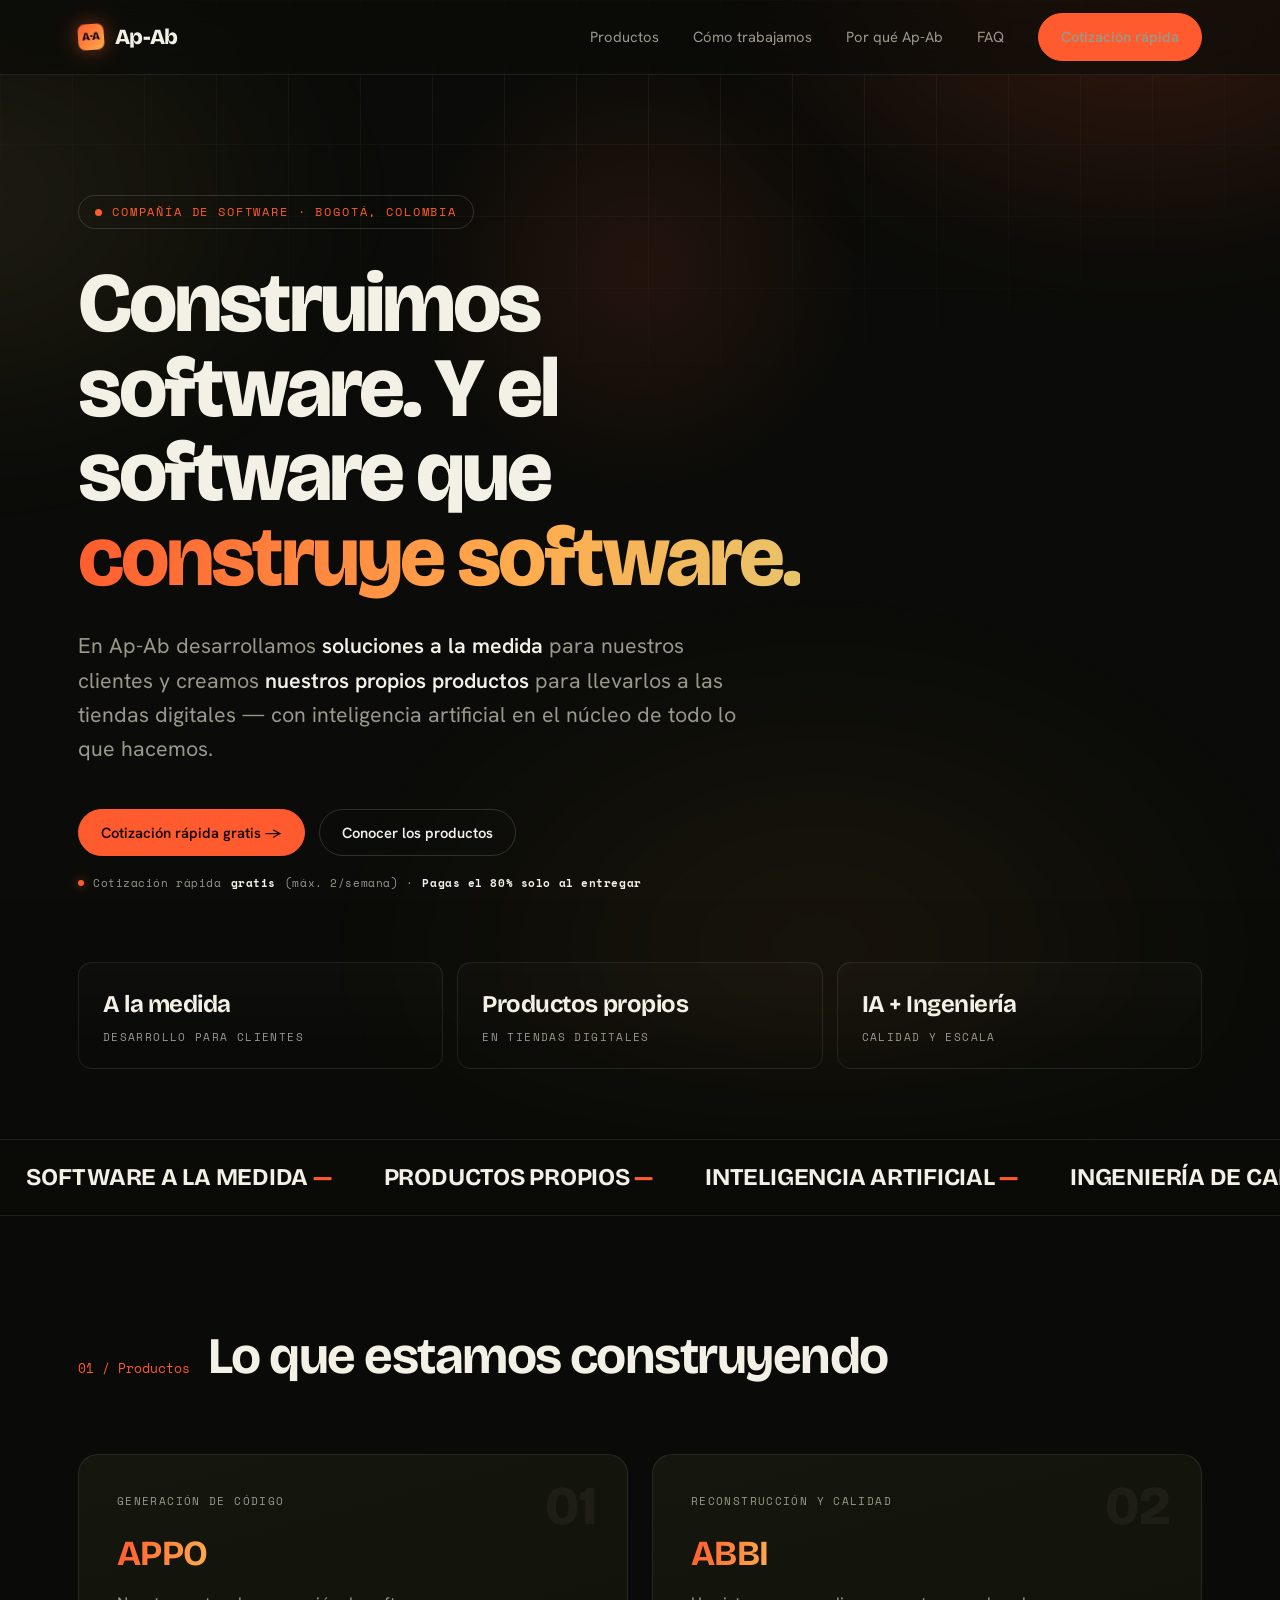
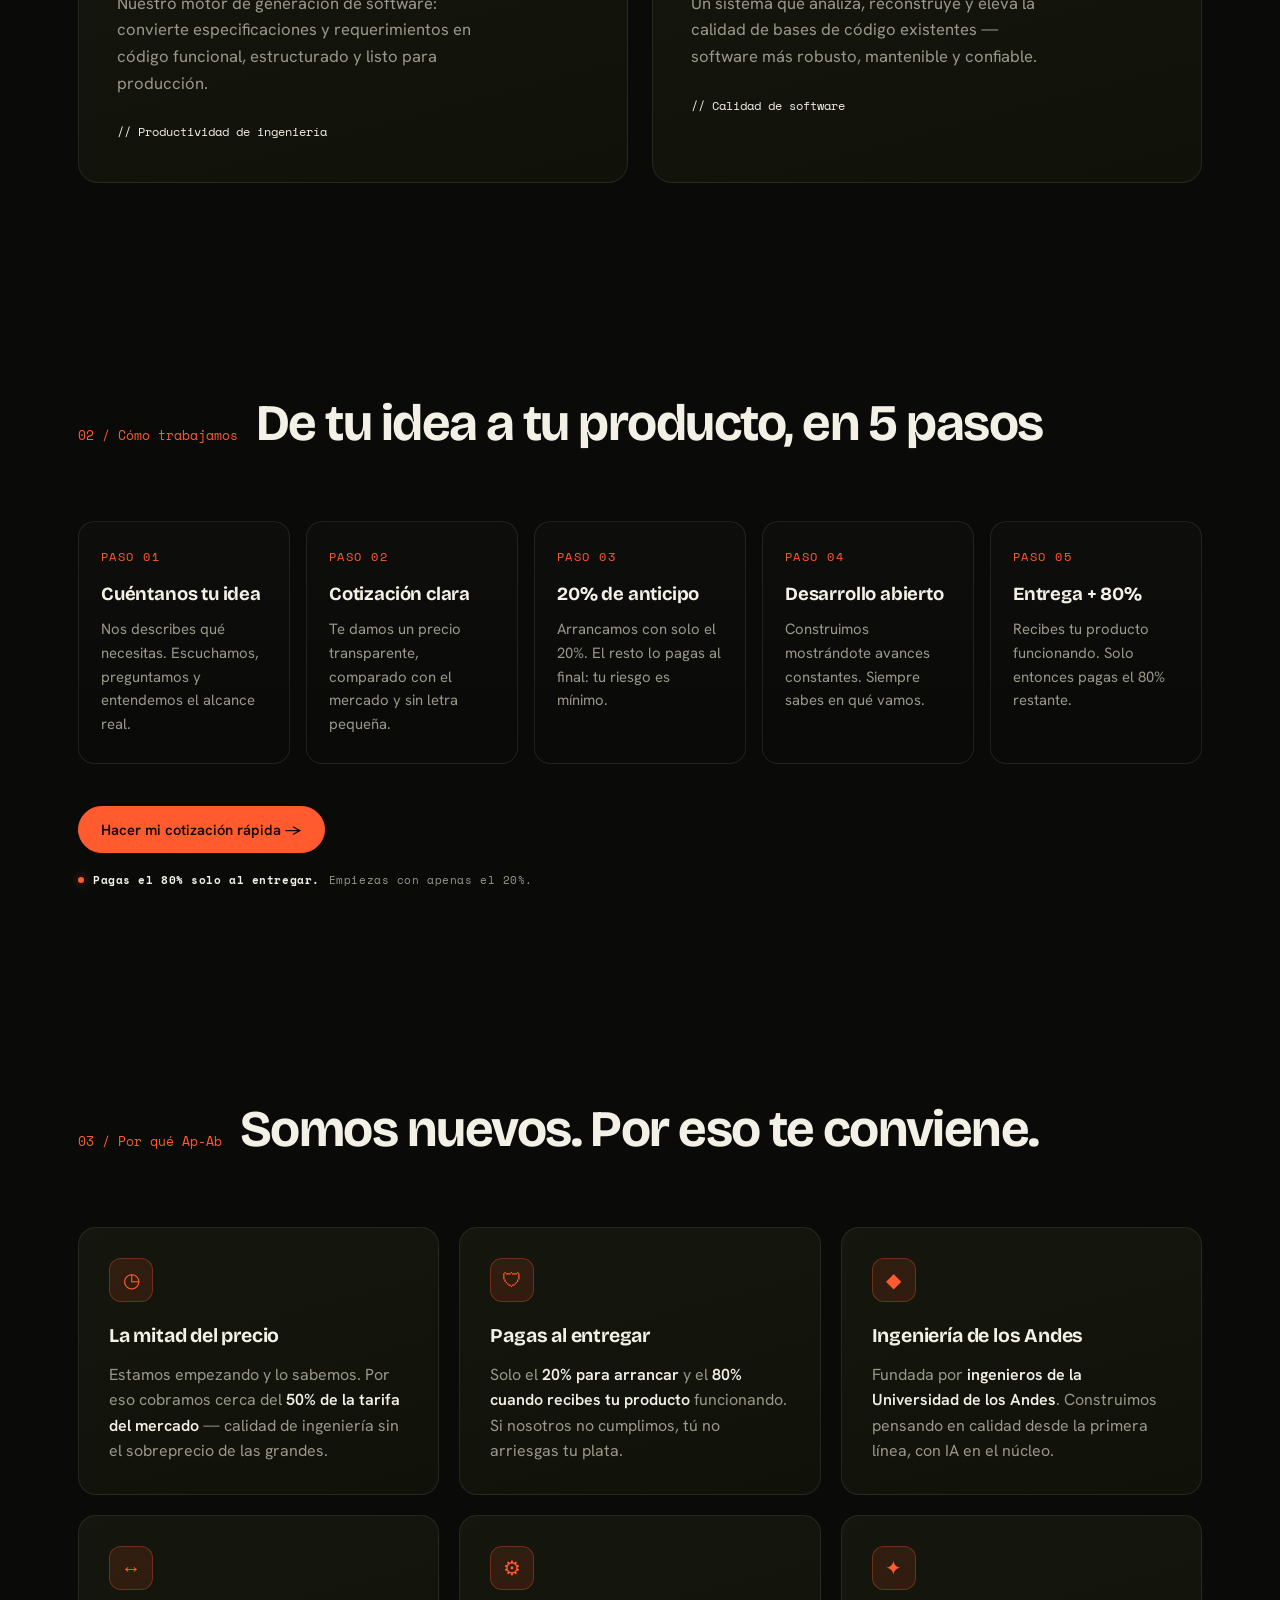
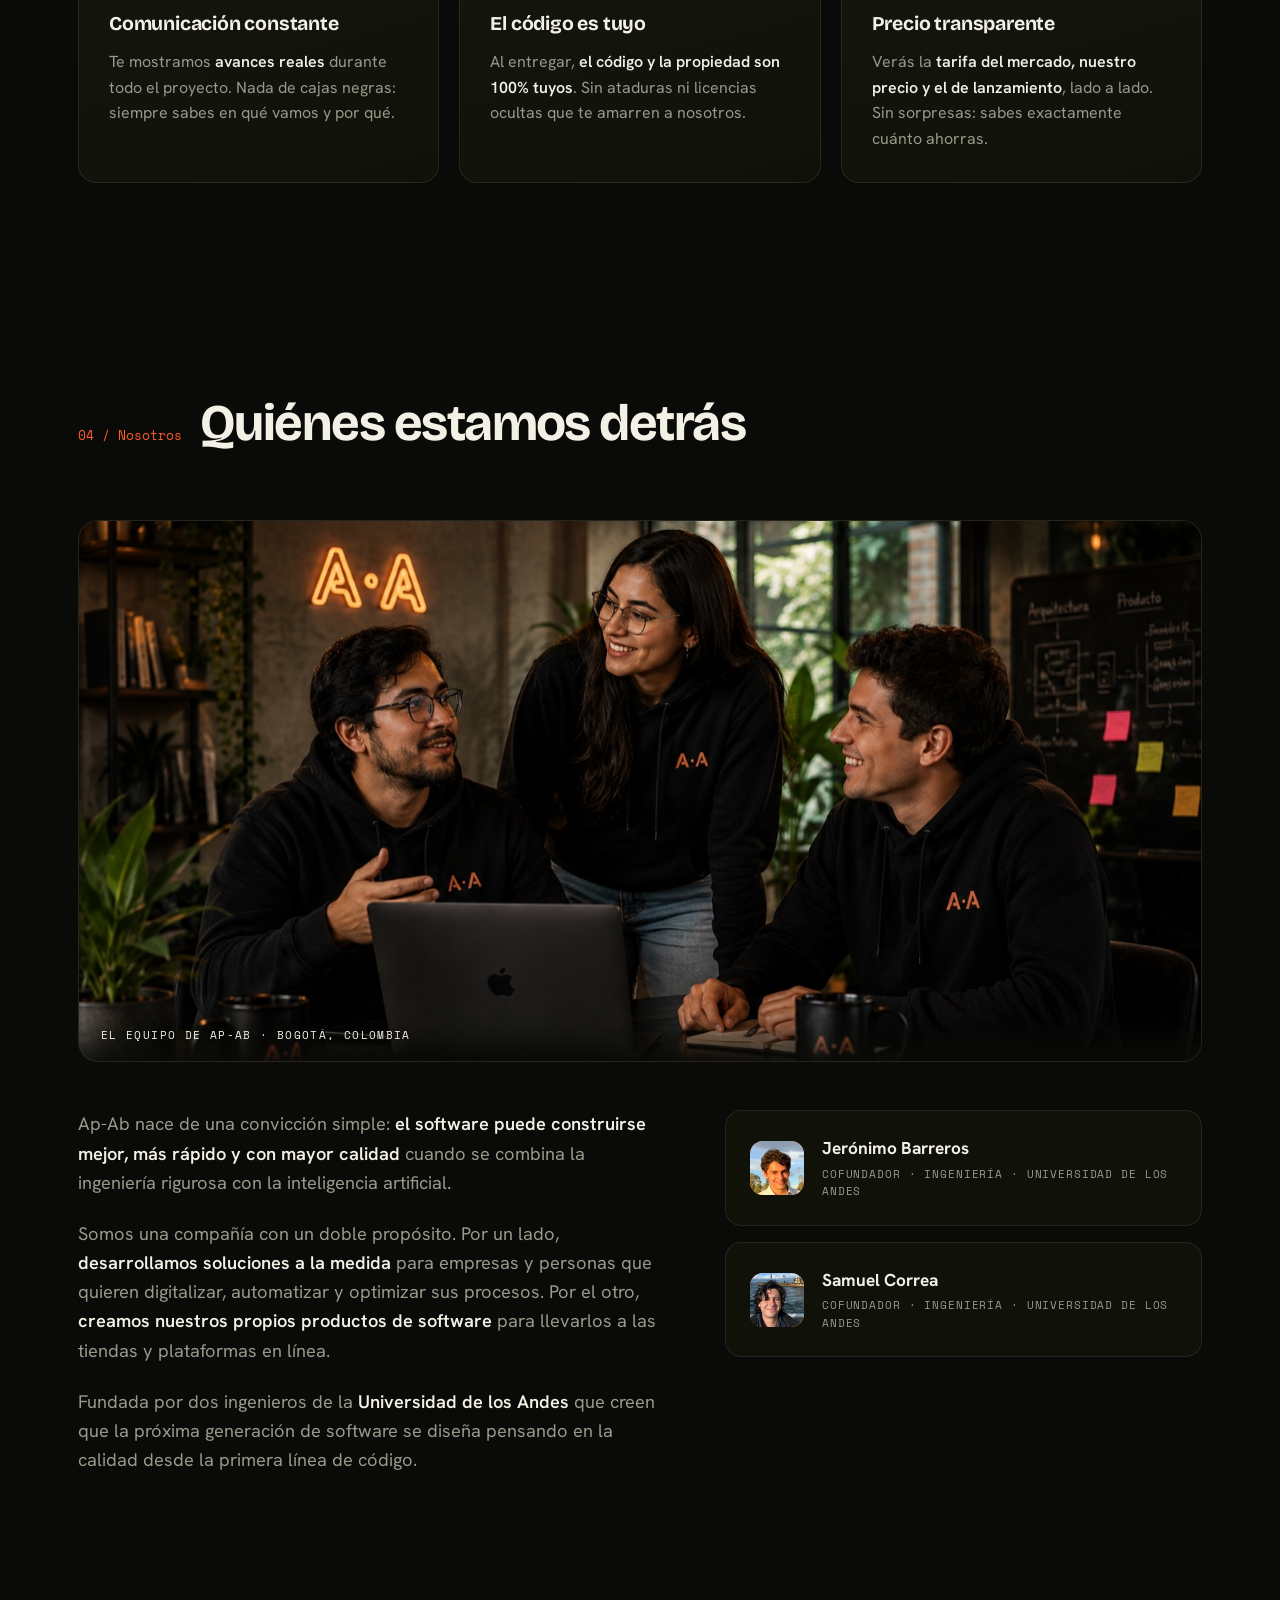
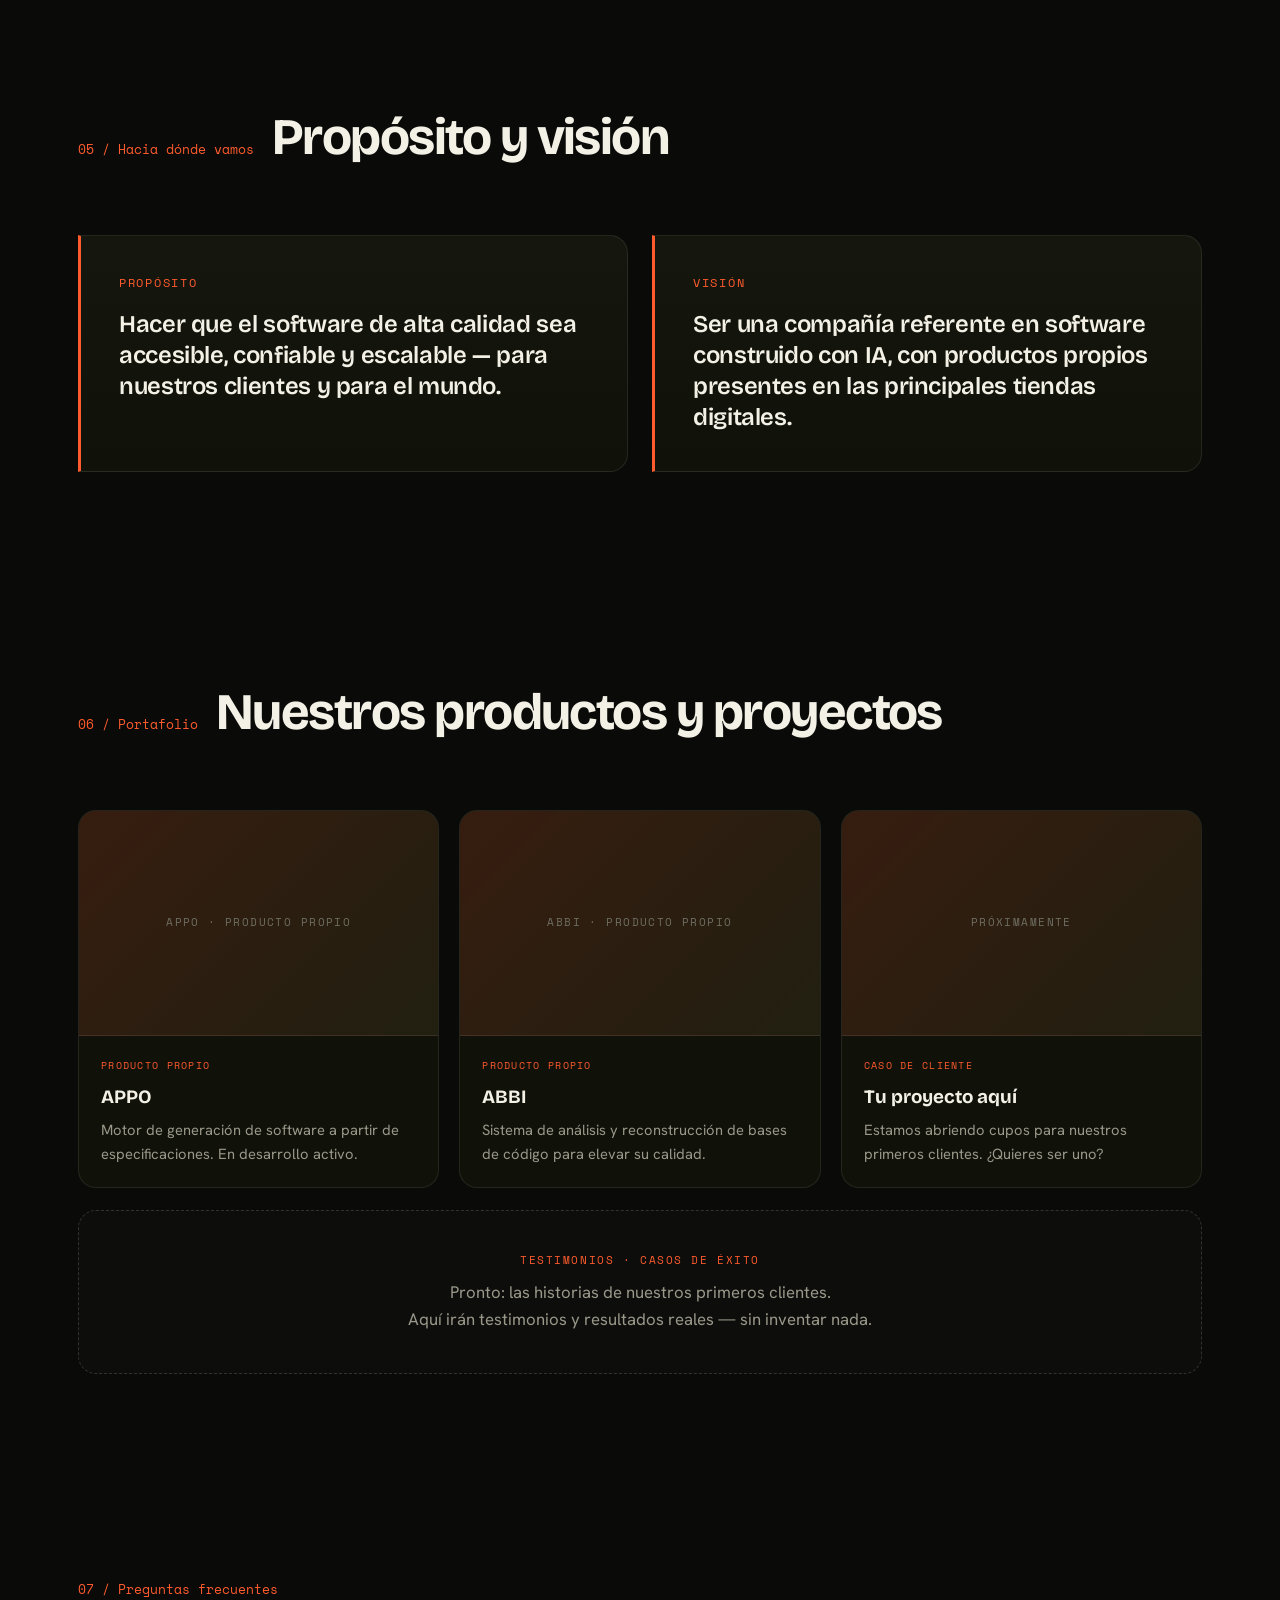
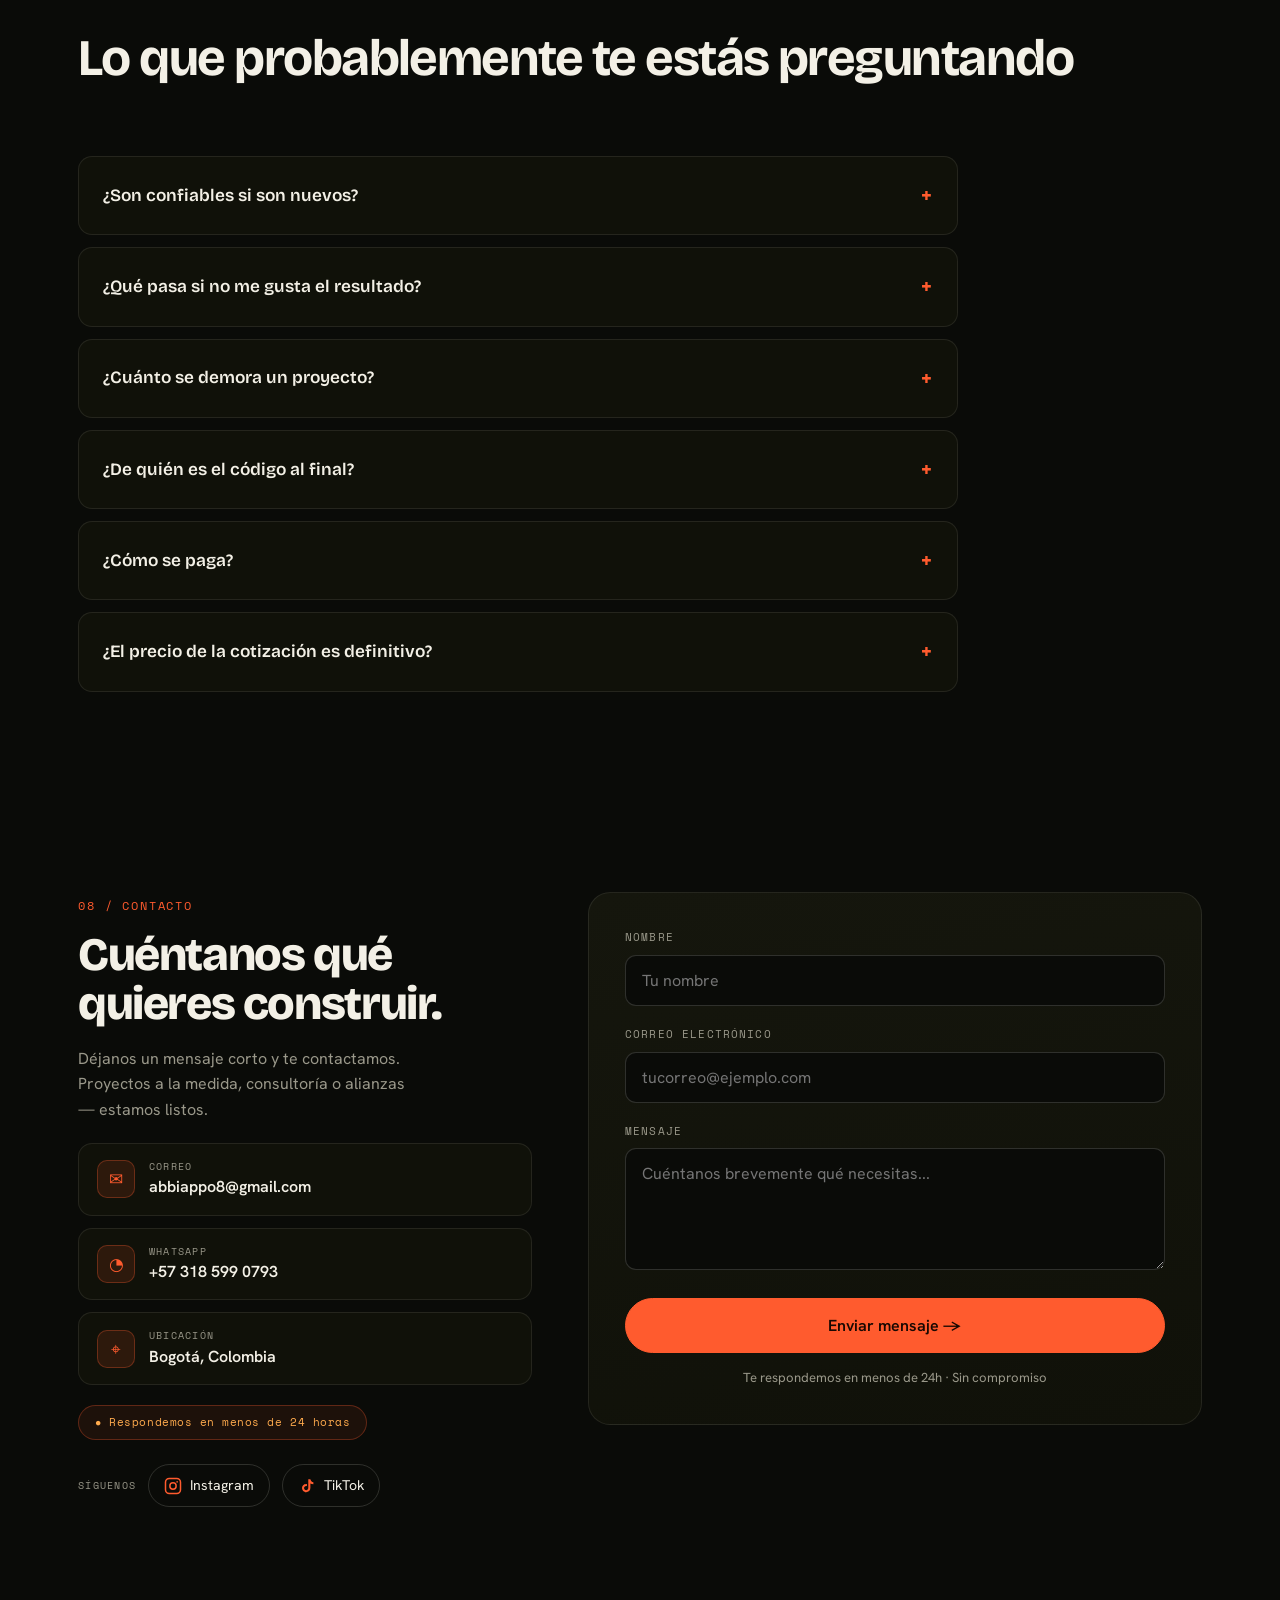
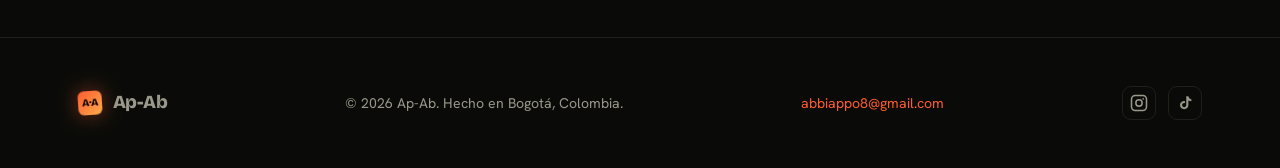
<file: index.html>
<!DOCTYPE html>
<html lang="es">
<head>
<meta charset="UTF-8" />
<meta name="viewport" content="width=device-width, initial-scale=1.0" />
<link rel="icon" href="assets/favicon.svg" type="image/svg+xml" />
<link rel="icon" href="assets/favicon-32.png" sizes="32x32" type="image/png" />
<link rel="apple-touch-icon" href="assets/apple-touch-icon.png" />
<meta name="theme-color" content="#0a0b08" />
<title>Ap-Ab — Compañía de software</title>
<meta name="description" content="Ap-Ab: compañía de software en Bogotá que desarrolla soluciones a la medida y crea sus propios productos con inteligencia artificial en el núcleo. Cotiza tu proyecto en minutos." />
<link rel="preconnect" href="https://fonts.googleapis.com" />
<link rel="preconnect" href="https://fonts.gstatic.com" crossorigin />
<link href="https://fonts.googleapis.com/css2?family=Bricolage+Grotesque:opsz,wght@12..96,400;12..96,600;12..96,700;12..96,800&family=Hanken+Grotesk:wght@400;500;600;700&family=Space+Mono:wght@400;700&display=swap" rel="stylesheet" />
<link rel="stylesheet" href="styles.css" />
<style>
  /* foto de equipo (señal de confianza) */
  .team-photo{margin:0 0 48px;border:1px solid var(--line);border-radius:20px;overflow:hidden;position:relative}
  .team-photo img{width:100%;display:block;aspect-ratio:3/2;object-fit:cover;object-position:center}
  .team-photo figcaption{position:absolute;left:0;right:0;bottom:0;padding:18px 22px;font-family:var(--mono);font-size:.66rem;letter-spacing:.13em;text-transform:uppercase;color:var(--paper);background:linear-gradient(0deg,rgba(10,11,8,.9),rgba(10,11,8,.15) 70%,transparent)}
  /* redes sociales */
  .socials{display:flex;align-items:center;gap:12px;margin-top:24px;flex-wrap:wrap}
  .socials .soc-label{font-family:var(--mono);font-size:.62rem;letter-spacing:.13em;text-transform:uppercase;color:var(--muted)}
  .social{display:inline-flex;align-items:center;gap:8px;border:1px solid var(--line-strong);border-radius:999px;padding:9px 15px;font-size:.88rem;color:var(--paper);transition:border-color .2s,transform .15s}
  .social svg{color:var(--ember)}
  .social:hover{border-color:var(--ember);transform:translateY(-2px)}
  .social:hover svg{color:var(--ember-2)}
  .foot-social{display:flex;gap:12px;align-items:center}
  .foot-social a{display:inline-grid;place-items:center;width:34px;height:34px;border:1px solid var(--line);border-radius:9px;color:var(--muted);transition:border-color .2s,color .2s}
  .foot-social a:hover{border-color:var(--ember);color:var(--ember)}
</style>
</head>
<body>
<div class="bg-grid"></div>
<div class="bg-aurora"></div>
<div class="bg-noise"></div>
<div class="cursor-glow" id="glow"></div>

<header>
  <div class="wrap">
    <nav>
      <div class="brand"><span class="mk">A·A</span>Ap-Ab</div>
      <div class="navlinks">
        <a href="#productos">Productos</a>
        <a href="#proceso">Cómo trabajamos</a>
        <a href="#confianza">Por qué Ap-Ab</a>
        <a href="#faq">FAQ</a>
        <a href="cotizador.html" class="btn">Cotización rápida</a>
      </div>
    </nav>
  </div>
</header>

<!-- HERO -->
<div class="hero">
  <div class="wrap">
    <div class="eyebrow reveal d1 mono"><span class="pulse"></span>Compañía de software · Bogotá, Colombia</div>
    <h1 class="reveal d2">Construimos software. Y el software que <em>construye software.</em></h1>
    <p class="lead reveal d3">En Ap-Ab desarrollamos <strong>soluciones a la medida</strong> para nuestros clientes y creamos <strong>nuestros propios productos</strong> para llevarlos a las tiendas digitales — con inteligencia artificial en el núcleo de todo lo que hacemos.</p>
    <div class="cta-row reveal d4">
      <a href="cotizador.html" class="btn">Cotización rápida gratis →</a>
      <a href="#productos" class="btn ghost">Conocer los productos</a>
    </div>
    <div class="cta-note reveal d4"><span class="dot"></span>Cotización rápida <b>gratis</b> (máx. 2/semana) · <b>Pagas el 80% solo al entregar</b></div>
    <div class="stats reveal d5">
      <div class="stat"><div class="n">A la medida</div><div class="l">Desarrollo para clientes</div></div>
      <div class="stat"><div class="n">Productos propios</div><div class="l">En tiendas digitales</div></div>
      <div class="stat"><div class="n">IA + Ingeniería</div><div class="l">Calidad y escala</div></div>
    </div>
  </div>
</div>

<!-- MARQUEE -->
<div class="marquee">
  <div class="track">
    <span>SOFTWARE A LA MEDIDA <i>—</i></span><span>PRODUCTOS PROPIOS <i>—</i></span><span>INTELIGENCIA ARTIFICIAL <i>—</i></span><span>INGENIERÍA DE CALIDAD <i>—</i></span>
    <span>SOFTWARE A LA MEDIDA <i>—</i></span><span>PRODUCTOS PROPIOS <i>—</i></span><span>INTELIGENCIA ARTIFICIAL <i>—</i></span><span>INGENIERÍA DE CALIDAD <i>—</i></span>
  </div>
</div>

<!-- PRODUCTOS -->
<section id="productos">
  <div class="wrap">
    <div class="sec-head reveal">
      <span class="idx">01 / Productos</span>
      <h2>Lo que estamos construyendo</h2>
    </div>
    <div class="grid2">
      <div class="card reveal">
        <span class="num">01</span>
        <div class="tag">Generación de código</div>
        <h3><b>APPO</b></h3>
        <p>Nuestro motor de generación de software: convierte especificaciones y requerimientos en código funcional, estructurado y listo para producción.</p>
        <span class="arrow">// Productividad de ingeniería</span>
      </div>
      <div class="card reveal">
        <span class="num">02</span>
        <div class="tag">Reconstrucción y calidad</div>
        <h3><b>ABBI</b></h3>
        <p>Un sistema que analiza, reconstruye y eleva la calidad de bases de código existentes — software más robusto, mantenible y confiable.</p>
        <span class="arrow">// Calidad de software</span>
      </div>
    </div>
  </div>
</section>

<!-- COMO TRABAJAMOS / PROCESO -->
<section id="proceso">
  <div class="wrap">
    <div class="sec-head reveal">
      <span class="idx">02 / Cómo trabajamos</span>
      <h2>De tu idea a tu producto, en 5 pasos</h2>
    </div>
    <div class="steps">
      <div class="step reveal">
        <div class="sn">PASO 01</div>
        <h4>Cuéntanos tu idea</h4>
        <p>Nos describes qué necesitas. Escuchamos, preguntamos y entendemos el alcance real.</p>
      </div>
      <div class="step reveal">
        <div class="sn">PASO 02</div>
        <h4>Cotización clara</h4>
        <p>Te damos un precio transparente, comparado con el mercado y sin letra pequeña.</p>
      </div>
      <div class="step reveal">
        <div class="sn">PASO 03</div>
        <h4>20% de anticipo</h4>
        <p>Arrancamos con solo el 20%. El resto lo pagas al final: tu riesgo es mínimo.</p>
      </div>
      <div class="step reveal">
        <div class="sn">PASO 04</div>
        <h4>Desarrollo abierto</h4>
        <p>Construimos mostrándote avances constantes. Siempre sabes en qué vamos.</p>
      </div>
      <div class="step reveal">
        <div class="sn">PASO 05</div>
        <h4>Entrega + 80%</h4>
        <p>Recibes tu producto funcionando. Solo entonces pagas el 80% restante.</p>
      </div>
    </div>
    <div class="cta-row reveal" style="margin-top:42px">
      <a href="cotizador.html" class="btn">Hacer mi cotización rápida →</a>
    </div>
    <div class="cta-note reveal"><span class="dot"></span><b>Pagas el 80% solo al entregar.</b> Empiezas con apenas el 20%.</div>
  </div>
</section>

<!-- POR QUE AP-AB / GARANTIAS -->
<section id="confianza">
  <div class="wrap">
    <div class="sec-head reveal">
      <span class="idx">03 / Por qué Ap-Ab</span>
      <h2>Somos nuevos. Por eso te conviene.</h2>
    </div>
    <div class="guarantees">
      <div class="gcard reveal">
        <div class="ic">◷</div>
        <h4>La mitad del precio</h4>
        <p>Estamos empezando y lo sabemos. Por eso cobramos cerca del <b>50% de la tarifa del mercado</b> — calidad de ingeniería sin el sobreprecio de las grandes.</p>
      </div>
      <div class="gcard reveal">
        <div class="ic">🛡</div>
        <h4>Pagas al entregar</h4>
        <p>Solo el <b>20% para arrancar</b> y el <b>80% cuando recibes tu producto</b> funcionando. Si nosotros no cumplimos, tú no arriesgas tu plata.</p>
      </div>
      <div class="gcard reveal">
        <div class="ic">◆</div>
        <h4>Ingeniería de los Andes</h4>
        <p>Fundada por <b>ingenieros de la Universidad de los Andes</b>. Construimos pensando en calidad desde la primera línea, con IA en el núcleo.</p>
      </div>
      <div class="gcard reveal">
        <div class="ic">↔</div>
        <h4>Comunicación constante</h4>
        <p>Te mostramos <b>avances reales</b> durante todo el proyecto. Nada de cajas negras: siempre sabes en qué vamos y por qué.</p>
      </div>
      <div class="gcard reveal">
        <div class="ic">⚙</div>
        <h4>El código es tuyo</h4>
        <p>Al entregar, <b>el código y la propiedad son 100% tuyos</b>. Sin ataduras ni licencias ocultas que te amarren a nosotros.</p>
      </div>
      <div class="gcard reveal">
        <div class="ic">✦</div>
        <h4>Precio transparente</h4>
        <p>Verás la <b>tarifa del mercado, nuestro precio y el de lanzamiento</b>, lado a lado. Sin sorpresas: sabes exactamente cuánto ahorras.</p>
      </div>
    </div>
  </div>
</section>

<!-- NOSOTROS -->
<section id="nosotros">
  <div class="wrap">
    <div class="sec-head reveal">
      <span class="idx">04 / Nosotros</span>
      <h2>Quiénes estamos detrás</h2>
    </div>
    <figure class="team-photo reveal">
      <img src="assets/equipo.jpg" alt="El equipo de Ap-Ab trabajando en Bogotá" loading="lazy" />
      <figcaption>El equipo de Ap-Ab · Bogotá, Colombia</figcaption>
    </figure>
    <div class="about-grid" id="fundadores">
      <div class="prose reveal">
        <p>Ap-Ab nace de una convicción simple: <span class="hl">el software puede construirse mejor, más rápido y con mayor calidad</span> cuando se combina la ingeniería rigurosa con la inteligencia artificial.</p>
        <p>Somos una compañía con un doble propósito. Por un lado, <span class="hl">desarrollamos soluciones a la medida</span> para empresas y personas que quieren digitalizar, automatizar y optimizar sus procesos. Por el otro, <span class="hl">creamos nuestros propios productos de software</span> para llevarlos a las tiendas y plataformas en línea.</p>
        <p>Fundada por dos ingenieros de la <span class="hl">Universidad de los Andes</span> que creen que la próxima generación de software se diseña pensando en la calidad desde la primera línea de código.</p>
      </div>
      <div class="founders reveal">
        <div class="founder">
          <img class="ph" src="assets/jeronimo.jpg" alt="Jerónimo Barreros" loading="lazy" />
          <div>
            <div class="nm">Jerónimo Barreros</div>
            <div class="rl">Cofundador · Ingeniería · Universidad de los Andes</div>
          </div>
        </div>
        <div class="founder">
          <img class="ph" src="assets/samuel.jpg" alt="Samuel Correa" loading="lazy" />
          <div>
            <div class="nm">Samuel Correa</div>
            <div class="rl">Cofundador · Ingeniería · Universidad de los Andes</div>
          </div>
        </div>
      </div>
    </div>
  </div>
</section>

<!-- PROPOSITO / VISION -->
<section id="proposito">
  <div class="wrap">
    <div class="sec-head reveal">
      <span class="idx">05 / Hacia dónde vamos</span>
      <h2>Propósito y visión</h2>
    </div>
    <div class="pv">
      <div class="pv-card reveal">
        <div class="k">Propósito</div>
        <p>Hacer que el software de alta calidad sea accesible, confiable y escalable — para nuestros clientes y para el mundo.</p>
      </div>
      <div class="pv-card reveal">
        <div class="k">Visión</div>
        <p>Ser una compañía referente en software construido con IA, con productos propios presentes en las principales tiendas digitales.</p>
      </div>
    </div>
  </div>
</section>

<!-- PORTAFOLIO -->
<section id="portafolio">
  <div class="wrap">
    <div class="sec-head reveal">
      <span class="idx">06 / Portafolio</span>
      <h2>Nuestros productos y proyectos</h2>
    </div>
    <div class="port">
      <div class="port-card reveal">
        <div class="thumb">APPO · PRODUCTO PROPIO</div>
        <div class="body">
          <div class="tag">Producto propio</div>
          <h4>APPO</h4>
          <p>Motor de generación de software a partir de especificaciones. En desarrollo activo.</p>
        </div>
      </div>
      <div class="port-card reveal">
        <div class="thumb">ABBI · PRODUCTO PROPIO</div>
        <div class="body">
          <div class="tag">Producto propio</div>
          <h4>ABBI</h4>
          <p>Sistema de análisis y reconstrucción de bases de código para elevar su calidad.</p>
        </div>
      </div>
      <div class="port-card reveal">
        <!-- Duplica este bloque para cada caso real. No inventes clientes ni logos. -->
        <div class="thumb">PRÓXIMAMENTE</div>
        <div class="body">
          <div class="tag">Caso de cliente</div>
          <h4>Tu proyecto aquí</h4>
          <p>Estamos abriendo cupos para nuestros primeros clientes. ¿Quieres ser uno?</p>
        </div>
      </div>
    </div>

    <!-- Testimonios / casos: estructura vacía editable -->
    <div class="testi reveal">
      <div class="k">Testimonios · Casos de éxito</div>
      <p>Pronto: las historias de nuestros primeros clientes. <br />Aquí irán testimonios y resultados reales — sin inventar nada.</p>
    </div>
  </div>
</section>

<!-- FAQ -->
<section id="faq">
  <div class="wrap">
    <div class="sec-head reveal">
      <span class="idx">07 / Preguntas frecuentes</span>
      <h2>Lo que probablemente te estás preguntando</h2>
    </div>
    <div class="faq reveal">
      <details>
        <summary>¿Son confiables si son nuevos?</summary>
        <div class="a">Somos nuevos y por eso jugamos distinto: cobramos cerca de la mitad del mercado y pagas el 80% solo cuando recibes tu producto funcionando. Tú casi no arriesgas — el incentivo de cumplir es todo nuestro. Además, somos ingenieros de la Universidad de los Andes y te mostramos avances durante todo el proceso.</div>
      </details>
      <details>
        <summary>¿Qué pasa si no me gusta el resultado?</summary>
        <div class="a">Trabajamos con avances constantes para que no haya sorpresas al final: si algo no va por buen camino, lo ajustamos sobre la marcha. Y como el grueso del pago (80%) ocurre a la entrega, no quedas atado a un resultado que no aprobaste.</div>
      </details>
      <details>
        <summary>¿Cuánto se demora un proyecto?</summary>
        <div class="a">Depende del alcance. Una landing puede tomar pocos días; una app con backend, algunas semanas. En la cotización te damos un estimado de tiempo junto al precio, y si necesitas urgencia tenemos una opción acelerada.</div>
      </details>
      <details>
        <summary>¿De quién es el código al final?</summary>
        <div class="a">Tuyo, 100%. Al entregar, recibes el código fuente y la propiedad completa del proyecto. Sin licencias ocultas ni dependencias que te obliguen a quedarte con nosotros.</div>
      </details>
      <details>
        <summary>¿Cómo se paga?</summary>
        <div class="a">20% al iniciar para arrancar el desarrollo y 80% al entregar el producto funcionando. Así de simple, y siempre lo verás claro en tu cotización.</div>
      </details>
      <details>
        <summary>¿El precio de la cotización es definitivo?</summary>
        <div class="a">Es un estimado serio, calculado con una rúbrica transparente y comparado con el mercado. El precio final se confirma tras una breve revisión del alcance contigo — nunca te llega una sorpresa.</div>
      </details>
    </div>
  </div>
</section>

<!-- CONTACTO -->
<section id="contacto">
  <div class="wrap">
    <div class="contact-grid">
      <div class="contact-aside reveal">
        <span class="idx mono">08 / Contacto</span>
        <h2 style="margin-top:14px">Cuéntanos qué quieres construir.</h2>
        <p>Déjanos un mensaje corto y te contactamos. Proyectos a la medida, consultoría o alianzas — estamos listos.</p>

        <div class="contact-methods">
          <div class="cmethod">
            <div class="ic">✉</div>
            <div>
              <div class="k">Correo</div>
              <a href="mailto:abbiappo8@gmail.com">abbiappo8@gmail.com</a>
            </div>
          </div>
          <div class="cmethod">
            <div class="ic">◔</div>
            <div>
              <div class="k">WhatsApp</div>
              <a href="https://wa.me/573185990793?text=Hola%20Ap-Ab%2C%20quiero%20cotizar%20un%20proyecto" target="_blank" rel="noopener">+57 318 599 0793</a>
            </div>
          </div>
          <div class="cmethod">
            <div class="ic">⌖</div>
            <div>
              <div class="k">Ubicación</div>
              <span>Bogotá, Colombia</span>
            </div>
          </div>
        </div>
        <div class="promise">● Respondemos en menos de 24 horas</div>
        <div class="socials">
          <span class="soc-label">Síguenos</span>
          <a class="social" href="https://www.instagram.com/appoabbi" target="_blank" rel="noopener" aria-label="Instagram de Ap-Ab">
            <svg viewBox="0 0 24 24" width="18" height="18" fill="none" stroke="currentColor" stroke-width="2" stroke-linecap="round" stroke-linejoin="round"><rect x="2" y="2" width="20" height="20" rx="5"/><circle cx="12" cy="12" r="4.2"/><circle cx="17.5" cy="6.5" r="1.1" fill="currentColor" stroke="none"/></svg>
            Instagram
          </a>
          <a class="social" href="https://www.tiktok.com/@appoabbi" target="_blank" rel="noopener" aria-label="TikTok de Ap-Ab">
            <svg viewBox="0 0 24 24" width="18" height="18" fill="currentColor"><path d="M16.5 3c.4 2.1 1.9 3.7 4 4v2.8c-1.4 0-2.8-.4-4-1.1v6.1c0 3.1-2.5 5.6-5.6 5.6S5.3 17.9 5.3 14.8s2.5-5.6 5.6-5.6c.3 0 .7 0 1 .1v2.9c-.3-.1-.7-.2-1-.2-1.5 0-2.8 1.2-2.8 2.8s1.2 2.8 2.8 2.8 2.8-1.2 2.8-2.8V3h2.5z"/></svg>
            TikTok
          </a>
        </div>
      </div>

      <!--
        Formulario CORTO (nombre, correo, mensaje) conectado a NETLIFY FORMS.
        Netlify lo detecta por los atributos data-netlify y form-name.
        Las notificaciones a abbiappo8@gmail.com se configuran en el panel de
        Netlify → Forms → Settings → Form notifications (ver README).
      -->
      <form id="contactForm" class="reveal" name="contacto" method="POST"
            data-netlify="true" netlify-honeypot="bot-field">
        <input type="hidden" name="form-name" value="contacto" />
        <p hidden><label>No llenar: <input name="bot-field" /></label></p>
        <div class="field">
          <label for="nombre">Nombre</label>
          <input type="text" id="nombre" name="nombre" required placeholder="Tu nombre" />
        </div>
        <div class="field">
          <label for="correo">Correo electrónico</label>
          <input type="email" id="correo" name="correo" required placeholder="tucorreo@ejemplo.com" />
        </div>
        <div class="field">
          <label for="mensaje">Mensaje</label>
          <textarea id="mensaje" name="mensaje" required placeholder="Cuéntanos brevemente qué necesitas..."></textarea>
        </div>
        <button type="submit" class="btn">Enviar mensaje →</button>
        <div class="formnote">Te respondemos en menos de 24h · Sin compromiso</div>
        <div class="formmsg" id="formMsg"></div>
      </form>
    </div>
  </div>
</section>

<footer>
  <div class="wrap">
    <div class="foot">
      <div class="brand"><span class="mk" style="display:inline-grid;width:24px;height:24px;border-radius:6px;place-items:center;font-family:var(--display);font-weight:800;font-size:.65rem;color:#180802;background:linear-gradient(135deg,var(--ember),var(--ember-2))">A·A</span> Ap-Ab</div>
      <div>© <span id="year"></span> Ap-Ab. Hecho en Bogotá, Colombia.</div>
      <div><a href="mailto:abbiappo8@gmail.com" style="color:var(--ember)">abbiappo8@gmail.com</a></div>
      <div class="foot-social">
        <a href="https://www.instagram.com/appoabbi" target="_blank" rel="noopener" aria-label="Instagram de Ap-Ab">
          <svg viewBox="0 0 24 24" width="18" height="18" fill="none" stroke="currentColor" stroke-width="2" stroke-linecap="round" stroke-linejoin="round"><rect x="2" y="2" width="20" height="20" rx="5"/><circle cx="12" cy="12" r="4.2"/><circle cx="17.5" cy="6.5" r="1.1" fill="currentColor" stroke="none"/></svg>
        </a>
        <a href="https://www.tiktok.com/@appoabbi" target="_blank" rel="noopener" aria-label="TikTok de Ap-Ab">
          <svg viewBox="0 0 24 24" width="18" height="18" fill="currentColor"><path d="M16.5 3c.4 2.1 1.9 3.7 4 4v2.8c-1.4 0-2.8-.4-4-1.1v6.1c0 3.1-2.5 5.6-5.6 5.6S5.3 17.9 5.3 14.8s2.5-5.6 5.6-5.6c.3 0 .7 0 1 .1v2.9c-.3-.1-.7-.2-1-.2-1.5 0-2.8 1.2-2.8 2.8s1.2 2.8 2.8 2.8 2.8-1.2 2.8-2.8V3h2.5z"/></svg>
        </a>
      </div>
    </div>
  </div>
</footer>

<script>
  document.getElementById('year').textContent = new Date().getFullYear();

  // pointer-follow glow
  const glow = document.getElementById('glow');
  window.addEventListener('pointermove', e=>{
    glow.style.setProperty('--mx', e.clientX + 'px');
    glow.style.left = e.clientX + 'px';
    glow.style.top = e.clientY + 'px';
  });

  // scroll reveal
  const io = new IntersectionObserver((entries)=>{
    entries.forEach(en=>{ if(en.isIntersecting){ en.target.classList.add('in'); io.unobserve(en.target);} });
  },{threshold:.14});
  document.querySelectorAll('section .reveal').forEach((el,i)=>{
    el.style.transitionDelay = (i%3 * 0.08) + 's';
    io.observe(el);
  });

  // ===== Formulario de contacto → Netlify Forms =====
  // Se envía por fetch para mostrar el mensaje de éxito sin recargar.
  // Netlify recibe el POST a "/" con los campos codificados.
  const form = document.getElementById('contactForm');
  const msg = document.getElementById('formMsg');
  form.addEventListener('submit', async function(e){
    e.preventDefault();
    msg.className = 'formmsg';
    const body = new URLSearchParams(new FormData(form)).toString();
    try{
      const res = await fetch('/', {
        method:'POST',
        headers:{'Content-Type':'application/x-www-form-urlencoded'},
        body
      });
      if(res.ok){
        form.reset();
        msg.className='formmsg ok';
        msg.textContent='¡Gracias! Recibimos tu mensaje y te contactamos en menos de 24h.';
      } else { throw new Error('fail'); }
    }catch(err){
      msg.className='formmsg err';
      msg.textContent='No pudimos enviar el mensaje desde aquí (¿estás viendo el sitio fuera de Netlify?). Escríbenos a abbiappo8@gmail.com o por WhatsApp.';
    }
  });
</script>
</body>
</html>
</file>
<file: styles.css>
/* ===================================================================
   Ap-Ab — hoja de marca compartida (index.html + cotizador.html)
   Base IDÉNTICA al index.html original; abajo se añaden las nuevas
   secciones (proceso, garantías, FAQ, portafolio, micro-señales).
   Para re-tematizar la marca, edita SOLO las variables de :root.
   =================================================================== */
:root{
  --ink:#0a0b08;
  --ink-2:#101109;
  --panel:#15160d;
  --paper:#f3f0e6;
  --muted:#9a988a;
  --muted-2:#6f6e62;
  --ember:#ff5b2e;
  --ember-2:#ffab4d;
  --gold:#e9c46a;
  --line:rgba(243,240,230,.09);
  --line-strong:rgba(243,240,230,.16);
  --display:"Bricolage Grotesque",serif;
  --body:"Hanken Grotesk",sans-serif;
  --mono:"Space Mono",monospace;
  --mx:50vw; --my:30vh;
}
*{margin:0;padding:0;box-sizing:border-box}
html{scroll-behavior:smooth}
::selection{background:var(--ember);color:#170803}
body{background:var(--ink);color:var(--paper);font-family:var(--body);line-height:1.6;-webkit-font-smoothing:antialiased;overflow-x:hidden}

/* ===== ATMOSPHERE ===== */
.bg-grid{position:fixed;inset:0;z-index:0;pointer-events:none;
  background-image:linear-gradient(var(--line) 1px,transparent 1px),linear-gradient(90deg,var(--line) 1px,transparent 1px);
  background-size:72px 72px;
  mask-image:radial-gradient(ellipse 90% 70% at 50% -5%,#000 25%,transparent 75%);opacity:.6}
.bg-aurora{position:fixed;inset:-20%;z-index:0;pointer-events:none;filter:blur(60px);opacity:.55;
  background:
    radial-gradient(40% 40% at 78% 12%,rgba(255,91,46,.35),transparent 60%),
    radial-gradient(38% 38% at 12% 30%,rgba(233,196,106,.18),transparent 60%),
    radial-gradient(45% 45% at 60% 90%,rgba(255,171,77,.12),transparent 60%);
  animation:drift 22s ease-in-out infinite alternate}
@keyframes drift{0%{transform:translate3d(0,0,0) scale(1)}100%{transform:translate3d(-3%,2%,0) scale(1.08)}}
.bg-noise{position:fixed;inset:0;z-index:0;pointer-events:none;opacity:.045;mix-blend-mode:overlay;
  background-image:url("data:image/svg+xml,%3Csvg xmlns='http://www.w3.org/2000/svg' width='160' height='160'%3E%3Cfilter id='n'%3E%3CfeTurbulence type='fractalNoise' baseFrequency='0.85' numOctaves='3' stitchTiles='stitch'/%3E%3C/filter%3E%3Crect width='100%25' height='100%25' filter='url(%23n)'/%3E%3C/svg%3E")}
.cursor-glow{position:fixed;left:var(--mx);top:var(--my);z-index:0;width:520px;height:520px;transform:translate(-50%,-50%);pointer-events:none;
  background:radial-gradient(circle,rgba(255,91,46,.10),transparent 62%);transition:left .25s ease-out,top .25s ease-out}

.wrap{position:relative;z-index:2;max-width:1180px;margin:0 auto;padding:0 28px}
a{color:inherit;text-decoration:none}
.mono{font-family:var(--mono);font-size:.72rem;letter-spacing:.16em;text-transform:uppercase;color:var(--ember)}

/* ===== NAV ===== */
header{position:sticky;top:0;z-index:50;backdrop-filter:blur(14px);background:rgba(10,11,8,.6);border-bottom:1px solid var(--line)}
nav{display:flex;align-items:center;justify-content:space-between;height:74px}
.brand{font-family:var(--display);font-weight:800;font-size:1.35rem;letter-spacing:-.03em;display:flex;align-items:center;gap:11px}
.brand .mk{width:26px;height:26px;border-radius:7px;background:linear-gradient(135deg,var(--ember),var(--ember-2));display:grid;place-items:center;font-size:.7rem;font-weight:800;color:#190802;box-shadow:0 0 20px rgba(255,91,46,.45);transform:rotate(-4deg)}
.navlinks{display:flex;gap:34px;align-items:center}
.navlinks a{font-size:.92rem;color:var(--muted);transition:color .2s;position:relative}
.navlinks a:not(.btn)::after{content:"";position:absolute;left:0;bottom:-6px;width:0;height:1px;background:var(--ember);transition:width .25s}
.navlinks a:not(.btn):hover{color:var(--paper)}
.navlinks a:not(.btn):hover::after{width:100%}
.btn{font-family:var(--body);font-weight:600;font-size:.92rem;padding:11px 22px;border-radius:999px;border:1px solid var(--ember);background:var(--ember);color:#180802;cursor:pointer;transition:transform .15s,box-shadow .25s;display:inline-block}
.btn:hover{transform:translateY(-2px);box-shadow:0 12px 34px rgba(255,91,46,.35)}
.btn.ghost{background:transparent;color:var(--paper);border-color:var(--line-strong)}
.btn.ghost:hover{border-color:var(--paper);box-shadow:none}
@media(max-width:760px){.navlinks a:not(.btn){display:none}}

/* ===== HERO ===== */
.hero{padding:120px 0 70px;position:relative}
.eyebrow{display:inline-flex;align-items:center;gap:10px;border:1px solid var(--line-strong);border-radius:999px;padding:7px 16px;margin-bottom:32px}
.eyebrow .pulse{width:7px;height:7px;border-radius:50%;background:var(--ember);animation:pulse 2.4s infinite}
@keyframes pulse{0%{box-shadow:0 0 0 0 rgba(255,91,46,.55)}70%{box-shadow:0 0 0 10px rgba(255,91,46,0)}100%{box-shadow:0 0 0 0 rgba(255,91,46,0)}}
h1{font-family:var(--display);font-weight:800;font-size:clamp(2.7rem,6.6vw,5.4rem);line-height:1.0;letter-spacing:-.035em;max-width:16ch}
h1 em{font-style:normal;background:linear-gradient(100deg,var(--ember),var(--ember-2) 60%,var(--gold));-webkit-background-clip:text;background-clip:text;color:transparent}
.lead{font-size:clamp(1.06rem,2vw,1.34rem);color:var(--muted);max-width:55ch;margin-top:30px}
.lead strong{color:var(--paper);font-weight:600}
.cta-row{display:flex;gap:14px;margin-top:42px;flex-wrap:wrap}
.stats{display:flex;gap:14px;margin-top:70px;flex-wrap:wrap}
.stat{flex:1;min-width:180px;border:1px solid var(--line);border-radius:14px;padding:22px 24px;background:linear-gradient(180deg,rgba(255,255,255,.02),transparent)}
.stat .n{font-family:var(--display);font-size:1.5rem;font-weight:700;letter-spacing:-.02em}
.stat .l{font-family:var(--mono);font-size:.66rem;letter-spacing:.13em;text-transform:uppercase;color:var(--muted);margin-top:6px}

/* ===== MARQUEE ===== */
.marquee{border-top:1px solid var(--line);border-bottom:1px solid var(--line);overflow:hidden;white-space:nowrap;padding:18px 0;position:relative;z-index:2;background:rgba(10,11,8,.4)}
.marquee .track{display:inline-block;animation:scroll 26s linear infinite;font-family:var(--display);font-weight:700;font-size:1.5rem;letter-spacing:-.01em}
.marquee .track span{margin:0 26px;color:var(--paper)}
.marquee .track i{color:var(--ember);font-style:normal}
@keyframes scroll{from{transform:translateX(0)}to{transform:translateX(-50%)}}

/* ===== SECTIONS ===== */
section{padding:100px 0;position:relative}
.sec-head{display:flex;align-items:baseline;gap:18px;margin-bottom:56px;flex-wrap:wrap}
.sec-head h2{font-family:var(--display);font-weight:700;font-size:clamp(2rem,4.2vw,3.2rem);letter-spacing:-.03em}
.sec-head .idx{font-family:var(--mono);font-size:.8rem;color:var(--ember);padding-top:6px}

/* reveal */
.reveal{opacity:0;transform:translateY(26px);transition:opacity .8s cubic-bezier(.2,.7,.2,1),transform .8s cubic-bezier(.2,.7,.2,1)}
.reveal.in{opacity:1;transform:none}
.hero .reveal{transition:none;animation:rise .9s cubic-bezier(.2,.7,.2,1) both}
.d1{animation-delay:.05s}.d2{animation-delay:.18s}.d3{animation-delay:.32s}.d4{animation-delay:.46s}.d5{animation-delay:.6s}
@keyframes rise{from{opacity:0;transform:translateY(24px)}to{opacity:1;transform:none}}

/* ===== PRODUCTS ===== */
.grid2{display:grid;grid-template-columns:1fr 1fr;gap:24px}
@media(max-width:760px){.grid2{grid-template-columns:1fr}}
.card{background:linear-gradient(165deg,var(--panel),var(--ink-2));border:1px solid var(--line);border-radius:20px;padding:38px;transition:border-color .3s,transform .3s;position:relative;overflow:hidden}
.card:hover{border-color:rgba(255,91,46,.5);transform:translateY(-5px)}
.card::before{content:"";position:absolute;inset:0;border-radius:20px;padding:1px;background:linear-gradient(120deg,transparent,var(--ember),transparent);-webkit-mask:linear-gradient(#000 0 0) content-box,linear-gradient(#000 0 0);-webkit-mask-composite:xor;mask-composite:exclude;opacity:0;transition:opacity .3s}
.card:hover::before{opacity:.7}
.card .num{position:absolute;top:24px;right:30px;font-family:var(--display);font-weight:800;font-size:3.4rem;color:rgba(243,240,230,.05);line-height:1}
.card .tag{font-family:var(--mono);font-size:.66rem;letter-spacing:.13em;text-transform:uppercase;color:var(--muted)}
.card h3{font-family:var(--display);font-size:2.2rem;font-weight:800;margin:16px 0 8px;letter-spacing:-.02em}
.card h3 b{background:linear-gradient(100deg,var(--ember),var(--ember-2));-webkit-background-clip:text;background-clip:text;color:transparent}
.card p{color:var(--muted);font-size:1.04rem;max-width:42ch}
.card .arrow{margin-top:26px;font-family:var(--mono);font-size:.78rem;color:var(--paper);display:inline-flex;gap:8px;align-items:center}

/* ===== ABOUT ===== */
.about-grid{display:grid;grid-template-columns:1.1fr .9fr;gap:64px;align-items:start}
@media(max-width:860px){.about-grid{grid-template-columns:1fr;gap:44px}}
.prose p{font-size:1.14rem;margin-bottom:22px;max-width:60ch;color:var(--muted)}
.prose p .hl{color:var(--paper);font-weight:600}
.founders{display:flex;flex-direction:column;gap:16px}
.founder{border:1px solid var(--line);border-radius:16px;padding:24px;display:flex;gap:18px;align-items:center;background:var(--ink-2);transition:border-color .25s,transform .25s}
.founder:hover{border-color:var(--line-strong);transform:translateX(4px)}
.av{width:54px;height:54px;border-radius:13px;flex:none;display:grid;place-items:center;font-family:var(--display);font-weight:800;font-size:1.3rem;color:#180802;background:linear-gradient(135deg,var(--ember),var(--ember-2));box-shadow:0 8px 24px rgba(255,91,46,.25)}
.founder .nm{font-weight:700;font-size:1.08rem}
.founder .rl{font-family:var(--mono);font-size:.68rem;letter-spacing:.08em;text-transform:uppercase;color:var(--muted);margin-top:3px}

/* ===== PURPOSE / VISION ===== */
.pv{display:grid;grid-template-columns:1fr 1fr;gap:24px}
@media(max-width:760px){.pv{grid-template-columns:1fr}}
.pv-card{border:1px solid var(--line);border-left:3px solid var(--ember);border-radius:0 18px 18px 0;padding:38px;background:linear-gradient(180deg,var(--panel),var(--ink-2))}
.pv-card .k{font-family:var(--mono);font-size:.72rem;letter-spacing:.15em;text-transform:uppercase;color:var(--ember)}
.pv-card p{font-family:var(--display);font-weight:600;font-size:1.5rem;line-height:1.3;letter-spacing:-.015em;margin-top:16px}

/* ===== CONTACT ===== */
.contact-grid{display:grid;grid-template-columns:.85fr 1.15fr;gap:56px;align-items:start}
@media(max-width:860px){.contact-grid{grid-template-columns:1fr;gap:40px}}
.contact-aside h2{font-family:var(--display);font-size:clamp(2rem,4vw,2.9rem);font-weight:800;letter-spacing:-.03em;line-height:1.04}
.contact-aside p{color:var(--muted);margin-top:18px;max-width:38ch}
.mailbox{margin-top:32px;border:1px solid var(--line);border-radius:16px;padding:22px;background:var(--ink-2)}
.mailbox .k{font-family:var(--mono);font-size:.66rem;letter-spacing:.13em;text-transform:uppercase;color:var(--muted)}
.mailbox a{display:block;font-family:var(--display);font-weight:700;font-size:1.18rem;margin-top:7px;color:var(--paper);word-break:break-all}
.mailbox a:hover{color:var(--ember)}

form{background:linear-gradient(170deg,var(--panel),var(--ink-2));border:1px solid var(--line);border-radius:22px;padding:36px}
.field{margin-bottom:20px}
.field label{display:block;font-family:var(--mono);font-size:.66rem;letter-spacing:.11em;text-transform:uppercase;color:var(--muted);margin-bottom:9px}
.field input,.field select,.field textarea{width:100%;background:var(--ink);border:1px solid var(--line-strong);border-radius:11px;padding:14px 16px;color:var(--paper);font-family:var(--body);font-size:1rem;transition:border-color .2s,box-shadow .2s}
.field input:focus,.field select:focus,.field textarea:focus{outline:none;border-color:var(--ember);box-shadow:0 0 0 3px rgba(255,91,46,.16)}
.field textarea{resize:vertical;min-height:122px}
.row2{display:grid;grid-template-columns:1fr 1fr;gap:16px}
@media(max-width:560px){.row2{grid-template-columns:1fr}}
form .btn{width:100%;text-align:center;font-size:1rem;padding:16px}
.formnote{font-size:.82rem;color:var(--muted);margin-top:14px;text-align:center}
.formmsg{display:none;border-radius:12px;padding:16px;margin-top:16px;font-size:.95rem}
.formmsg.ok{display:block;background:rgba(255,91,46,.12);border:1px solid var(--ember);color:var(--paper)}
.formmsg.err{display:block;background:rgba(255,255,255,.04);border:1px solid var(--line-strong);color:var(--muted)}

/* ===== FOOTER ===== */
footer{border-top:1px solid var(--line);padding:48px 0;margin-top:30px}
.foot{display:flex;justify-content:space-between;align-items:center;gap:20px;flex-wrap:wrap;color:var(--muted);font-size:.88rem}
.foot .brand{font-size:1.15rem}

/* ===================================================================
   NUEVO — confianza, conversión y cotizador (mismo lenguaje visual)
   =================================================================== */

/* micro-señal de confianza junto a cada CTA */
.cta-note{display:flex;align-items:center;gap:9px;margin-top:18px;font-family:var(--mono);font-size:.7rem;letter-spacing:.05em;color:var(--muted)}
.cta-note .dot{width:6px;height:6px;border-radius:50%;background:var(--ember);box-shadow:0 0 10px rgba(255,91,46,.6);flex:none}
.cta-note b{color:var(--paper);font-weight:700}

/* proceso / cómo trabajamos */
.steps{display:grid;grid-template-columns:repeat(5,1fr);gap:16px}
@media(max-width:900px){.steps{grid-template-columns:1fr 1fr}}
@media(max-width:520px){.steps{grid-template-columns:1fr}}
.step{border:1px solid var(--line);border-radius:16px;padding:26px 22px;background:linear-gradient(180deg,rgba(255,255,255,.02),transparent);position:relative;transition:border-color .3s,transform .3s}
.step:hover{border-color:rgba(255,91,46,.4);transform:translateY(-4px)}
.step .sn{font-family:var(--mono);font-size:.72rem;letter-spacing:.13em;color:var(--ember)}
.step h4{font-family:var(--display);font-weight:700;font-size:1.16rem;margin:14px 0 8px;letter-spacing:-.01em}
.step p{color:var(--muted);font-size:.93rem}

/* por qué Ap-Ab / garantías (reversión de riesgo) */
.guarantees{display:grid;grid-template-columns:repeat(3,1fr);gap:20px}
@media(max-width:860px){.guarantees{grid-template-columns:1fr}}
.gcard{border:1px solid var(--line);border-radius:18px;padding:30px;background:linear-gradient(165deg,var(--panel),var(--ink-2));transition:border-color .3s,transform .3s}
.gcard:hover{border-color:rgba(255,91,46,.4);transform:translateY(-4px)}
.gcard .ic{width:44px;height:44px;border-radius:12px;display:grid;place-items:center;background:rgba(255,91,46,.12);border:1px solid rgba(255,91,46,.3);color:var(--ember);font-size:1.25rem;margin-bottom:18px}
.gcard h4{font-family:var(--display);font-weight:700;font-size:1.22rem;margin-bottom:10px;letter-spacing:-.01em}
.gcard p{color:var(--muted);font-size:1rem}
.gcard p b{color:var(--paper);font-weight:600}

/* foto / placeholder de fundadores */
.founder .ph{width:54px;height:54px;border-radius:13px;flex:none;object-fit:cover;background:linear-gradient(135deg,var(--ember),var(--ember-2));display:grid;place-items:center;color:#180802;font-family:var(--display);font-weight:800;font-size:1.3rem}
.founder img.ph{object-position:center 28%}

/* foto de equipo (confianza) */
.team-photo{position:relative;border:1px solid var(--line);border-radius:20px;overflow:hidden;margin-bottom:44px;background:var(--ink-2)}
.team-photo img{width:100%;height:auto;max-height:540px;object-fit:cover;display:block}
.team-photo .team-cap{position:absolute;left:18px;bottom:14px;font-family:var(--mono);font-size:.66rem;letter-spacing:.12em;text-transform:uppercase;color:var(--paper);background:rgba(10,11,8,.58);backdrop-filter:blur(6px);border:1px solid var(--line-strong);padding:7px 12px;border-radius:999px}

/* portafolio */
.port{display:grid;grid-template-columns:repeat(3,1fr);gap:20px}
@media(max-width:860px){.port{grid-template-columns:1fr 1fr}}
@media(max-width:560px){.port{grid-template-columns:1fr}}
.port-card{border:1px solid var(--line);border-radius:18px;overflow:hidden;background:var(--ink-2);transition:border-color .3s,transform .3s}
.port-card:hover{border-color:var(--line-strong);transform:translateY(-4px)}
.port-card .thumb{aspect-ratio:16/10;background:linear-gradient(135deg,rgba(255,91,46,.16),rgba(233,196,106,.08));display:grid;place-items:center;color:var(--muted-2);font-family:var(--mono);font-size:.68rem;letter-spacing:.13em;border-bottom:1px solid var(--line);text-align:center;padding:14px}
.port-card .body{padding:22px}
.port-card .tag{font-family:var(--mono);font-size:.62rem;letter-spacing:.13em;text-transform:uppercase;color:var(--ember)}
.port-card h4{font-family:var(--display);font-weight:700;font-size:1.18rem;margin:8px 0 6px}
.port-card p{color:var(--muted);font-size:.92rem}

/* testimonios placeholder */
.testi{border:1px dashed var(--line-strong);border-radius:18px;padding:40px;text-align:center;background:rgba(255,255,255,.015);margin-top:22px}
.testi .k{font-family:var(--mono);font-size:.7rem;letter-spacing:.14em;text-transform:uppercase;color:var(--ember)}
.testi p{color:var(--muted);margin-top:10px;font-size:1.05rem}

/* FAQ */
.faq{display:flex;flex-direction:column;gap:12px;max-width:880px}
.faq details{border:1px solid var(--line);border-radius:14px;background:var(--ink-2);overflow:hidden;transition:border-color .25s}
.faq details[open]{border-color:var(--line-strong)}
.faq summary{cursor:pointer;list-style:none;padding:22px 24px;font-family:var(--display);font-weight:600;font-size:1.08rem;display:flex;justify-content:space-between;align-items:center;gap:16px}
.faq summary::-webkit-details-marker{display:none}
.faq summary::after{content:"+";font-family:var(--mono);color:var(--ember);font-size:1.3rem;transition:transform .25s;flex:none}
.faq details[open] summary::after{transform:rotate(45deg)}
.faq .a{padding:0 24px 22px;color:var(--muted);font-size:1rem;max-width:74ch}

/* contacto: métodos + promesa de respuesta */
.contact-methods{display:flex;flex-direction:column;gap:12px;margin-top:20px}
.cmethod{border:1px solid var(--line);border-radius:14px;padding:15px 18px;background:var(--ink-2);display:flex;align-items:center;gap:14px}
.cmethod .ic{width:38px;height:38px;border-radius:10px;display:grid;place-items:center;background:rgba(255,91,46,.12);border:1px solid rgba(255,91,46,.3);color:var(--ember);flex:none;font-size:1.05rem}
.cmethod .k{font-family:var(--mono);font-size:.6rem;letter-spacing:.13em;text-transform:uppercase;color:var(--muted)}
.cmethod a,.cmethod span{display:block;color:var(--paper);font-weight:600;font-size:1rem}
.cmethod a:hover{color:var(--ember)}
.promise{display:inline-flex;align-items:center;gap:8px;margin-top:20px;border:1px solid rgba(255,91,46,.3);background:rgba(255,91,46,.08);border-radius:999px;padding:8px 16px;font-family:var(--mono);font-size:.66rem;letter-spacing:.05em;color:var(--ember-2)}
.btn.wa{background:#25d366;border-color:#25d366;color:#042912}
.btn.wa:hover{box-shadow:0 12px 34px rgba(37,211,102,.3)}
</file>
